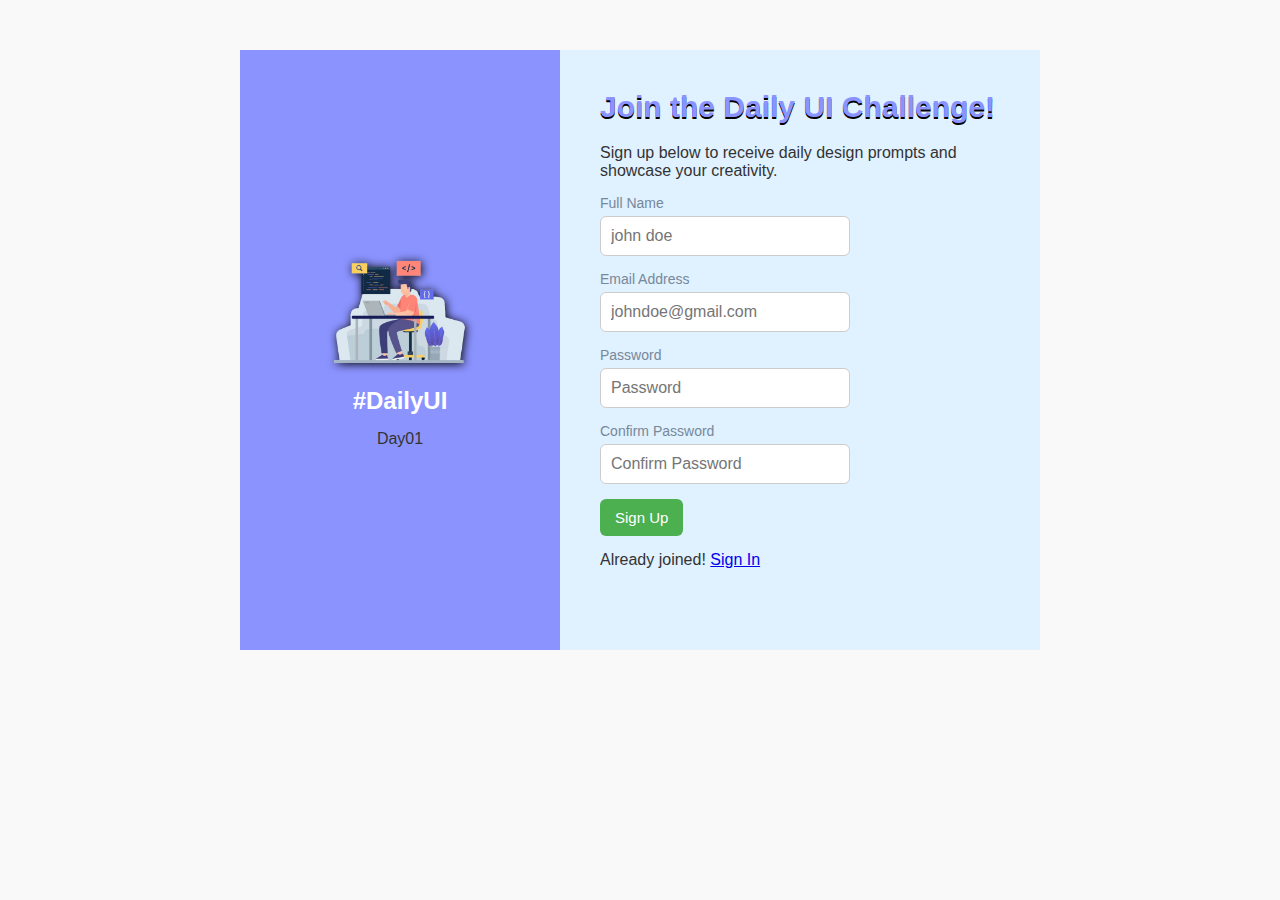
<file: Day01/index.html>
<!DOCTYPE html>
<html lang="en">

<head>
    <meta charset="UTF-8">
    <meta name="viewport" content="width=device-width, initial-scale=1.0">
    <title>Sign Up for Daily UI Challenge</title>
    <link rel="stylesheet" href="style.css">
</head>

<body>

    <div class="container">
        <div class="side-image">
            <img src="./images/5483080_2842680-removebg-preview.png" alt="logo of daily ui" width="150px">
            <h2>#DailyUI</h2>
            <p>Day01</p>
        </div>
        <div class="form-div">
            <h1>Join the Daily UI Challenge!</h1>
            <p>Sign up below to receive daily design prompts and showcase your creativity.</p>

            <form id="signupForm" onsubmit="return validateForm()">
                <label for="fullname">Full Name</label>
                <input type="text" placeholder="john doe" id="fullname" name="fullname" required>

                <label for="email">Email Address</label>
                <input type="email" placeholder="johndoe@gmail.com" id="email" name="email" required>

                <label for="password">Password</label>
                <input type="password" placeholder="Password" name="password" id="password" required>

                <label for="confirmPassword">Confirm Password</label>
                <input type="password" placeholder="Confirm Password" name="confirmPassword" id="confirmPassword"
                    required>

                <button type="submit">Sign Up</button>
            </form>
            <p>Already joined! <a href="#">Sign In</a></p>

        </div>

    </div>
    <script src="script.js"></script>
</body>

</html>
</file>
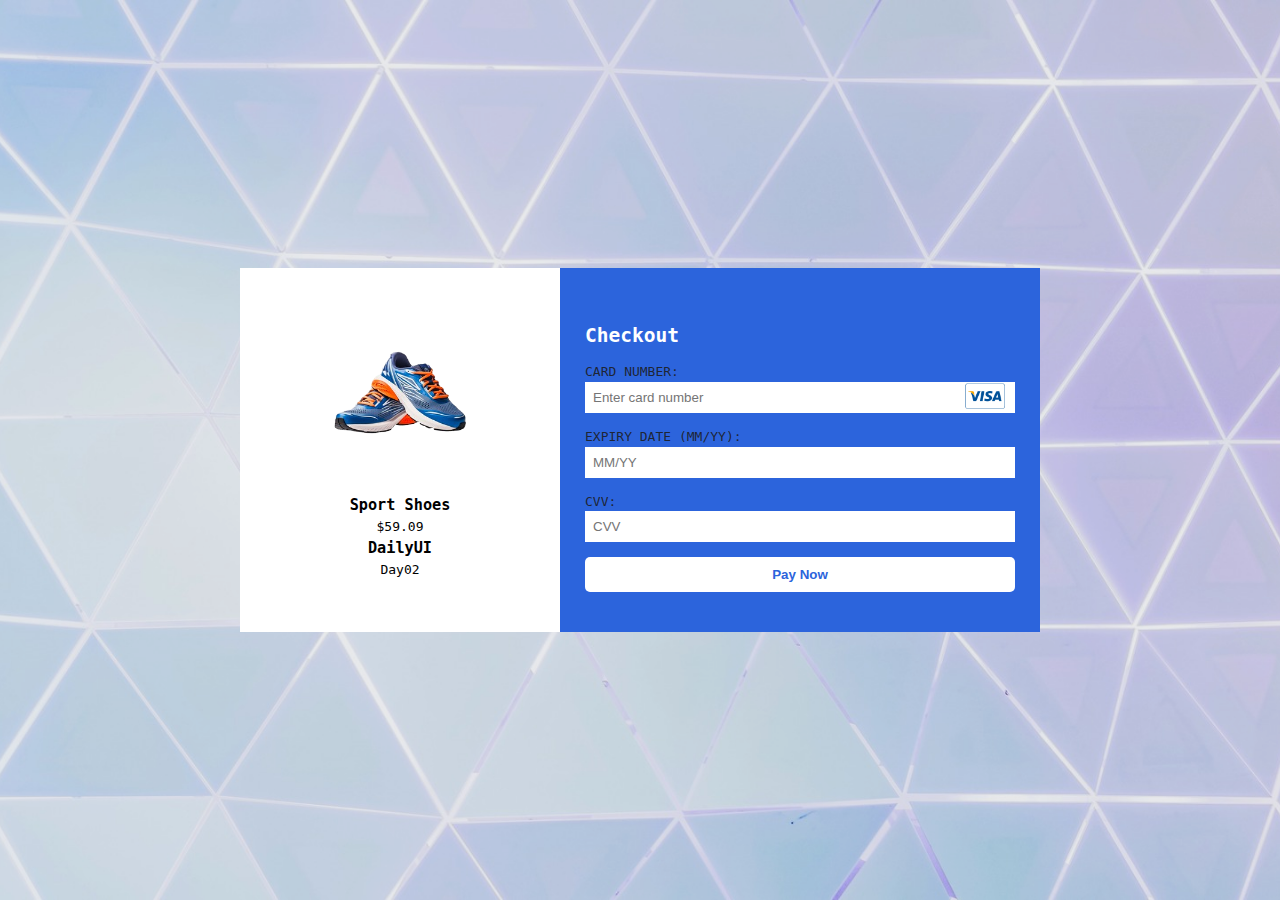
<file: Day02/index.html>
<!DOCTYPE html>
<html lang="en">

<head>
    <meta charset="UTF-8">
    <meta name="viewport" content="width=device-width, initial-scale=1.0">
    <title>CheckOut Form</title>
    <link rel="stylesheet" href="./style.css">
</head>

<body>
    <div class="container">
        <div class="checkout-product">
            <div class="price">
                <img src="./images/shoes-pair.png" alt="developer" width="180">
                <h3>Sport Shoes</h3>
                <p>$59.09</p>
                <h3>DailyUI</h3>
                <p>Day02</p>
            </div>

        </div>
        <div class="checkout-form">
            <h2>Checkout</h2>
            <form id="checkoutForm">
                <div class="input-container">
                    <label for="cardNumber">Card Number:</label>
                    <img src="./images/card.png" alt="devlopr" class="icon" width="50">
                    <input type="text" id="cardNumber" placeholder="Enter card number" maxlength="16" required>
                </div>

                <label for="expiryDate">Expiry Date (MM/YY):</label>
                <input type="text" id="expiryDate" placeholder="MM/YY" maxlength="5" required>
                <label for="cvv">CVV:</label>
                <input type="text" id="cvv" placeholder="CVV" maxlength="3" required>
                <button type="submit">Pay Now</button>
            </form>
            <div id="successMessage" style="display: none; color: green;">Payment Successful!</div>
        </div>
    </div>

    <script src="script.js"></script>
</body>

</html>
</file>
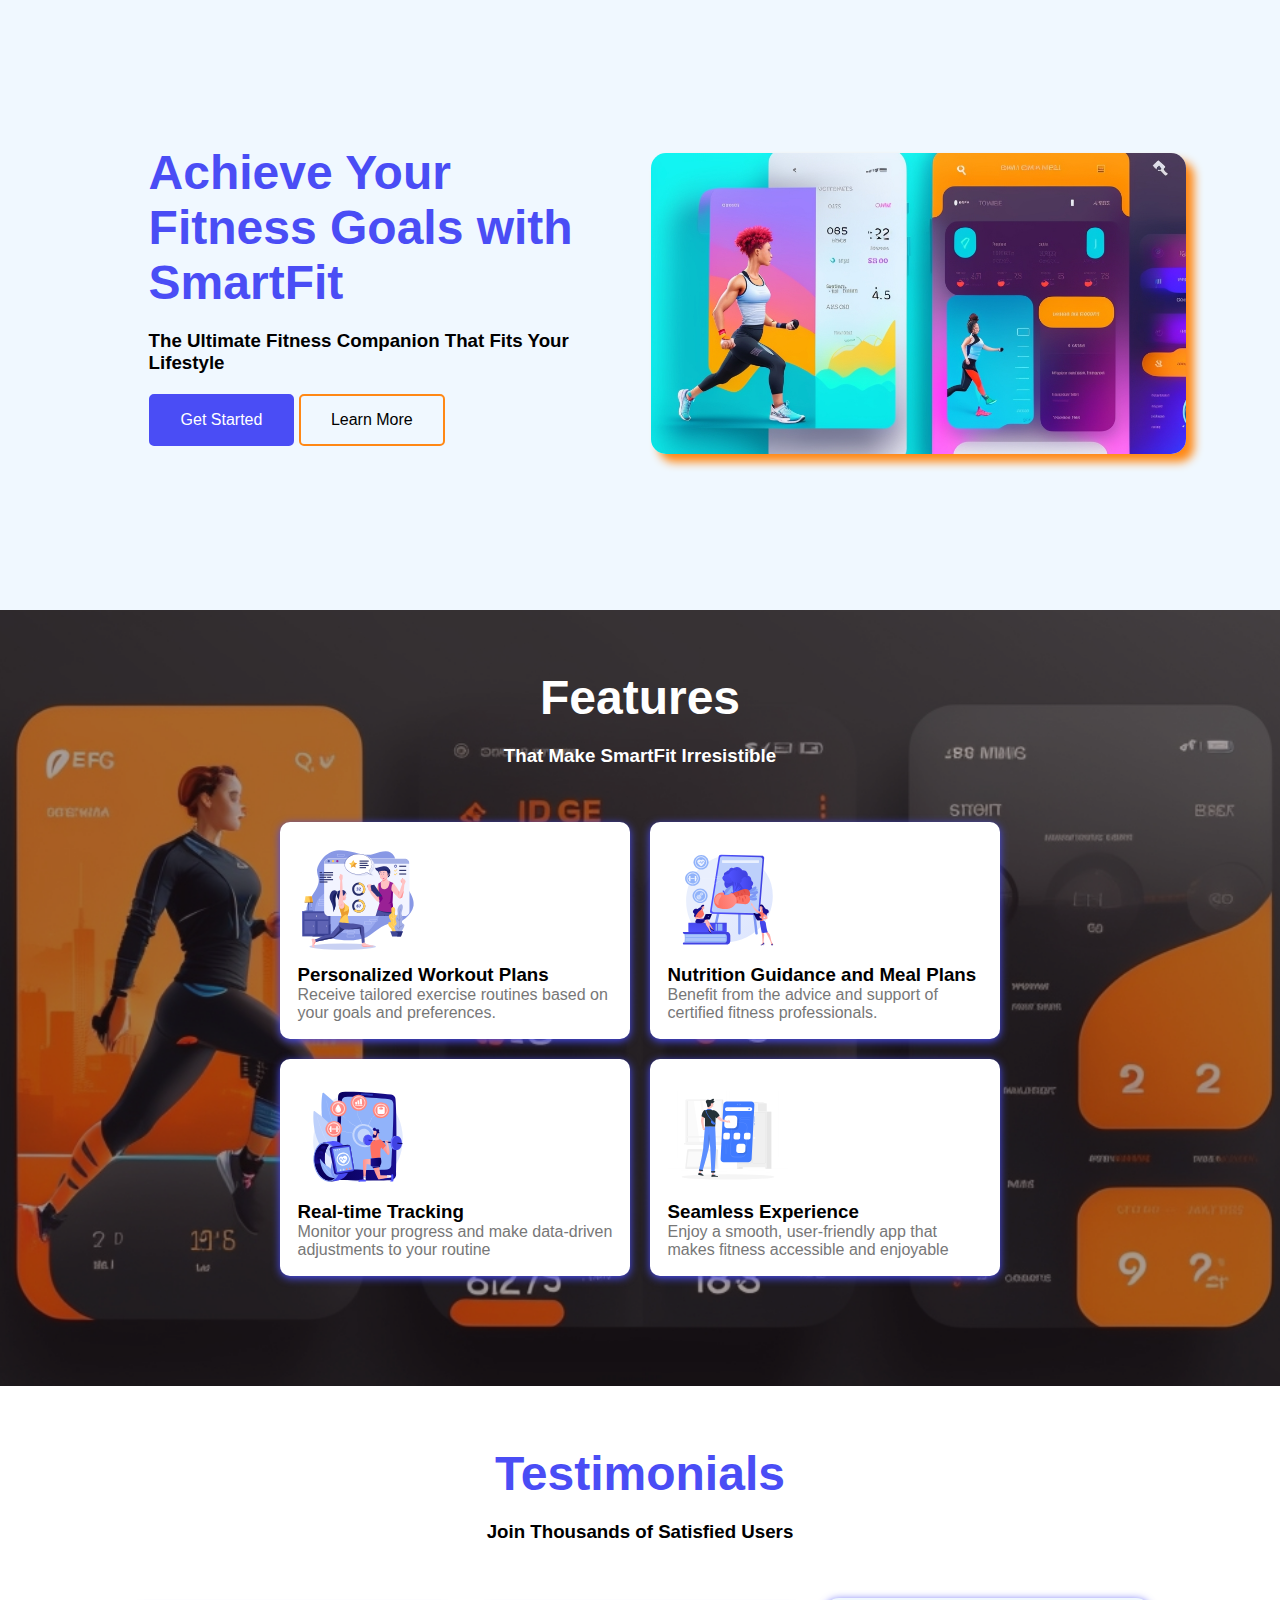
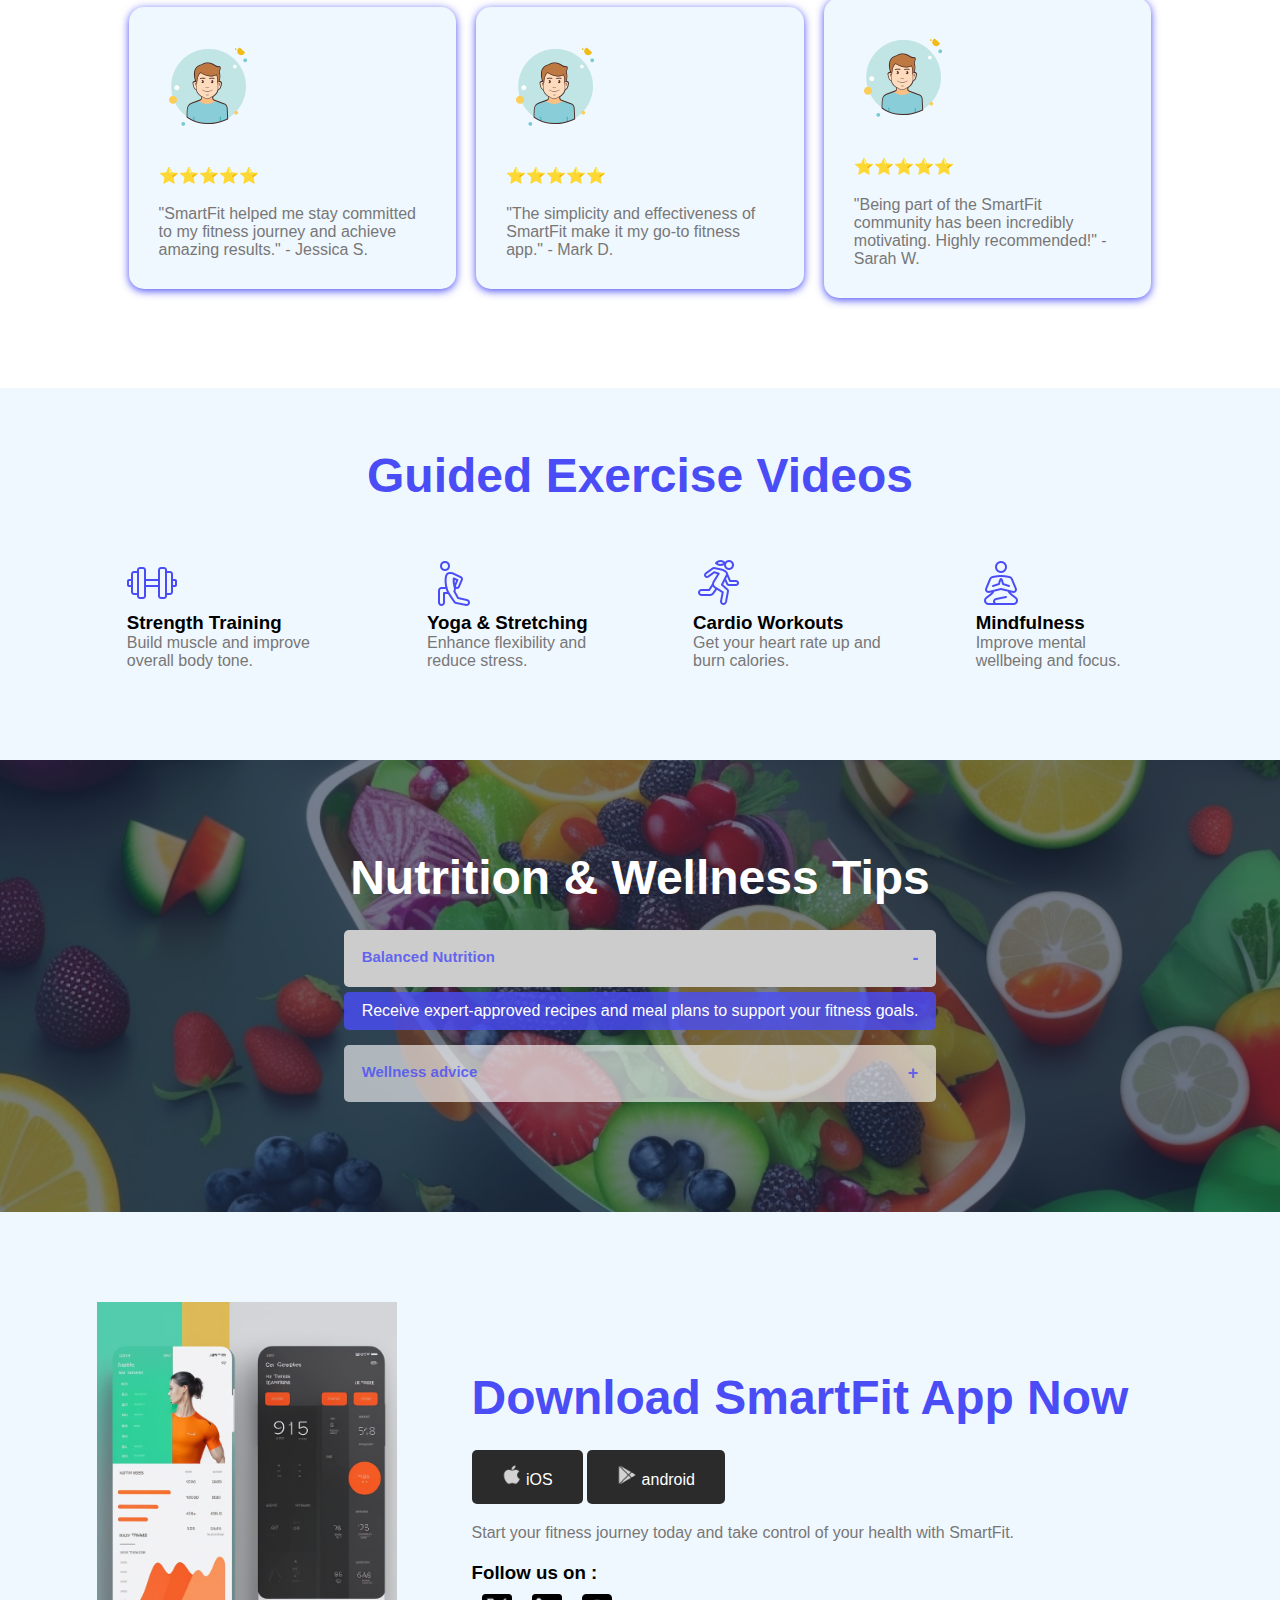
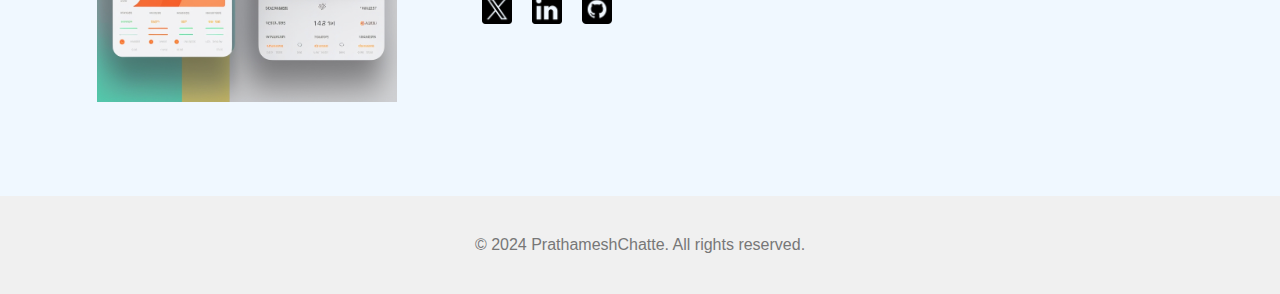
<file: Day03/index.html>
<!DOCTYPE html>
<html lang="en">

<head>
    <meta charset="UTF-8">
    <meta name="viewport" content="width=device-width, initial-scale=1.0">
    <title>SmartFit - Achieve Your Fitness Goals</title>
    <link rel="stylesheet" href="styles.css">
</head>

<body>
    <!-- HeroSection -->
    <section id="hero">
        <div class="container">
            <div class="col p-5">
                <h1>Achieve Your Fitness Goals with <span style="font-weight: 900;">SmartFit</span> </h1>
                <h3 class="mb-20">The Ultimate Fitness Companion That Fits Your Lifestyle</h3>
                <div class="buttons mb-20">
                    <a href="#cta"><button class="btn-primary"> Get Started</button></a>
                    <a href="#cta"><button class="btn-secondary">Learn More</button></a>
                </div>
            </div>
            <div class="col hero-img">
                <img src="./images/image (1).jpg" alt="SmartFit App Interface" width="" height="">
            </div>
        </div>
    </section>

    <!-- Features Section -->
    <section id="features">
        <div class="section-heading">
            <h2>Features</h2>
            <h3>That Make SmartFit Irresistible</h3>
        </div>
        <div class="container">

            <div class="d-flex">
                <div class="card p-5">
                    <img src="./images/7971279_3802444.svg" alt="workout-image" width="" height="">
                    <h3>Personalized Workout Plans</h3>
                    <p>Receive tailored exercise routines based on
                        your goals and preferences.</p>
                </div>
                <div class="card p-5">
                    <img src="./images/11663953_20944731.svg" alt="workout-tracking-image" width="" height="">
                    <h3>Real-time Tracking</h3>
                    <p>Monitor your progress and make data-driven
                        adjustments to your routine</p>
                </div>
            </div>
            <div class="d-flex">
                <div class="card p-5">
                    <img src="./images/12085864_20944353.svg" alt="Nutrition-Guidance-image" width="" height="">
                    <h3>Nutrition Guidance and Meal Plans</h3>
                    <p>Benefit from the advice and support of
                        certified fitness professionals.</p>
                </div>
                <div class="card p-5">
                    <img src="./images/7117948_3350436.svg" alt="user-using-app-image" width="" height="">
                    <h3>Seamless Experience</h3>
                    <p>Enjoy a smooth, user-friendly app that
                        makes fitness accessible and enjoyable</p>
                </div>
            </div>
    </section>

    <!-- Testimonials Section -->
    <section id="testimonials">
        <div class="section-heading">
            <h2>Testimonials</h2>
            <h3>Join Thousands of Satisfied Users</h3>
        </div>
        <div class="container">
            <div class="testimonial">
                <img src="./images/icons8-user-100.png" alt="user 1" width="" height="">
                <p class="mb-20">⭐⭐⭐⭐⭐</p>
                <p>"SmartFit helped me stay committed to my fitness journey and achieve amazing results." - Jessica S.
                </p>
            </div>
            <div class="testimonial">
                <img src="./images/icons8-user-100.png" alt="user 2" width="" height="">
                <p class="mb-20">⭐⭐⭐⭐⭐</p>
                <p>"The simplicity and effectiveness of SmartFit make it my go-to fitness app." - Mark D.</p>
            </div>
            <div class="testimonial">
                <img src="./images/icons8-user-100.png" alt="user 3" width="" height="">
                <p class="mb-20">⭐⭐⭐⭐⭐</p>
                <p>"Being part of the SmartFit community has been incredibly motivating. Highly recommended!" - Sarah W.
                </p>
            </div>
        </div>
    </section>
    <!--Guided- Exercise-->
    <section id="exercise">
        <div class="section-heading">
            <h2>Guided Exercise Videos</h2>
        </div>
        <div class="container">
            <div class="px-3 w-45">
                <img src="./images/icons8-workout-50.png" alt="" width="50" height="50">
                <h3>Strength Training</h3>
                <p>Build muscle and
                    improve overall body
                    tone.</p>
            </div>
            <div class="px-3 w-45">
                <img src="./images/icons8-stretching-50.png" alt="" width="50" height="50">
                <h3>Yoga & Stretching</h3>
                <p>Enhance flexibility and
                    reduce stress.</p>
            </div>
            <div class="px-3 w-45">
                <img src="./images/icons8-woman-athlete-50.png" alt="" width="50" height="50">
                <h3>Cardio Workouts</h3>
                <p>Get your heart rate up
                    and burn calories.</p>
            </div>
            <div class="px-3 w-45">
                <img src="./images/icons8-meditate-50.png" alt="" width="50" height="50">
                <h3>Mindfulness</h3>
                <p>Improve mental wellbeing and focus.</p>
            </div>
        </div>
    </section>
    <!--Nutrition and Wellness-->
    <section id="nutrition">

        <div class="container">
            <div class="container-wrapper px-3">
                <div class="section-heading">
                    <h2>
                        Nutrition & Wellness Tips
                    </h2>
                </div>
                <div>
                    <button class="accordian active">Balanced Nutrition <span class="icon">+</span></button>
                    <div class="panel">
                        <p>Receive expert-approved recipes and meal plans to support your fitness goals. </p>
                    </div>
                </div>

                <div>
                    <button class="accordian">Wellness advice <span class="icon">+</span></button>
                    <div class="panel">
                        <ul>
                            <li>Smartness management techniques</li>
                            <li>Sleep hygiene guidelines</li>
                            <li>Mindfulness practices</li>
                        </ul>
                    </div>
                </div>
            </div>
        </div>
    </section>
    <!-- Call-to-Action Section -->
    <section id="cta">
        <div class="container">
            <div class="side-img p-4">
                <img src="./images/image (3).jpg" alt="" width="300" height="">
            </div>
            <div class="cta-buttons p-5">
                <div class="section-heading">
                    <h2>Download <span style="font-weight: 900;">SmartFit</span> App Now</h2>
                </div>
                <div class="buttons mb-20">
                    <button class="btn-cta">
                        <a href="https://www.appstore.com/" class="app-store-button"><img
                                src="./images/icons8-apple-100.png" alt="app-store-image" width="20" height="20">
                            iOS</a>
                    </button>
                    <button class="btn-cta">
                        <a href="https://play.google.com/store/apps/" class="play-store-button"><img
                                src="./images/icons8-play-store-100.png" alt="google-store-image" width="20"
                                height="20"> android</a>
                    </button>
                </div>
                <p class="mb-20">Start your fitness journey today and take control of your health with
                    SmartFit.</p>
                <div class="social-media">
                    <h3>Follow us on :</h3>
                    <ul>
                        <li><a href="https://twitter.com/prathamesh0106" target="_blank"> <img src="./images/twitter.png" alt="twitter-logo" width="30" height="30px"></a></li>
                        <li><a href="https://www.linkedin.com/in/prathamesh-chatte-5523b71bb " target="_blank"> <img src="./images/linkedin-logo.png" alt="linkedin-logo" width="30" height="30px"></a></li>
                        <li><a href="https://github.com/PrathameshChatte" target="_blank"> <img src="./images/github (1).png" alt="github-logo"  width="30" height="30px"></a></li>
                    </ul>
                </div>
            </div>

        </div>
    </section>

    <!-- Footer Section -->
    <footer>
        <div class="container">
            <p>© 2024 PrathameshChatte. All rights reserved.</p>
        </div>
    </footer>
    <script src="./script.js"></script>
</body>

</html>
</file>
<file: Day01/style.css>
* {
    padding: 0;
    margin: 0;
    box-sizing: border-box;
}

body {
    font-family: 'Roboto', sans-serif;
    background-color: #f4f4f48f;
    color: #333333;
    margin: 0;
    padding: 0;
}

.container {
    /* max-width: 800px; */
    width: 800px;
    height: 600px;
    margin: 50px auto;
    border-radius: 8px;
    display: grid;
    grid-template-columns: 1fr 1.5fr;

}

.side-image,
.form-div {
    padding: 40px;
}

.side-image {
    background-color: #8B93FF;
    display: flex;
    flex-direction: column;
    justify-content: center;
    align-items: center;
}

.side-image img {
    filter: drop-shadow(1px 1px 5px rgb(0, 0, 0));

}

.side-image h2 {
    color: white;
}

.form-div {
    background-color: #e0f1ff;
}

h1 {
    font-family: 'Montserrat', sans-serif;
    font-size: 30px;
    margin-bottom: 20px;
    color: #8B93FF;
    text-shadow: 0px 2px black;
}

p {
    font-size: 16px;
    margin: 15px 0;
}

form {
    display: flex;
    flex-direction: column;
    align-items: flex-start;
}

label {
    font-size: 14px;
    margin-bottom: 5px;
    color: lightslategray;
}

input {
    padding: 10px;
    width: 250px;
    margin-bottom: 15px;
    border: 1px solid #ccc;
    border-radius: 6px;
    font-size: 16px;
}

button {
    padding: 10px 15px;
    background-color: #4CAF50;
    color: #FFFFFF;
    border: none;
    border-radius: 6px;
    font-size: 15px;
    cursor: pointer;
}

button:hover {
    background-color: #388E3C;
}

/* Media Queries for Responsive Design */
@media only screen and (min-width: 580px) and (max-width: 780px) {
    .container {
        width: 90% !important;
        margin: 20px 30px;
    }

}

@media only screen and (max-width: 579px) {

    .container {
        display: block;
        width: 90%;
    }

    .side-image,
    .form-div {
        padding: 10px;
    }

}
</file>
<file: Day02/style.css>
* {

    box-sizing: border-box;
}

body {
    font-family: monospace;
    display: flex;
    justify-content: center;
    align-items: center;
    height: 100vh;
    margin: 0;
    background-image: url(./images/scott-webb-OxHPDs4WV8Y-unsplash\ \(1\).jpg);
    background-position: center;
    background-repeat: no-repeat;
    background-size: cover;

}

body::before {
    content: '';
    position: absolute;
    top: 0;
    left: 0;
    width: 100%;
    height: 100%;
    background-color: rgba(27, 40, 65, 0.1);
}

h2 {
    color: rgb(255, 255, 255);
}

.container {
    width: 800px;
    border: none;
    border-radius: 5px;
    display: grid;
    grid-template-columns: 1fr 1.5fr;
    z-index: 999;

}

.input-container {
    position: relative;
}

.icon {
    width: 40px;
    height: 40px;
    margin-right: 10px;
    position: absolute;
    top: 13px;
    right: 0;
}

.checkout-product,
.checkout-form {
    padding: 40px 25px;
}

.checkout-product {
    background-color: #ffffff;
    text-align: center;
    color: black;
    text-transform: capitalize;

}

.checkout-product * {
    margin: 0 0 5px 0;
}

.checkout-form {
    background-color: #2C64DC;

}

label {
    color: #1d1c1ce6;
    text-transform: uppercase;
    line-height: 1.45;
}

input {
    width: 100%;
    padding: 8px;
    margin-bottom: 15px;
    border: none;
    outline: none;
}

button {
    width: 100%;
    padding: 10px;
    font-weight: 600;
    background-color: #ffffff;
    color: #2C64DC;
    border: none;
    border-radius: 5px;
    cursor: pointer;
}

button:hover {
    background-color: #4aa2ff;
    color: white;
}

@media only screen and (max-width: 980px) and (min-width: 780px) {
    .container {
        width: 90% !important;
        /* grid-template-columns: 1fr 1fr; */

    }

}
@media only screen and (max-width: 779px) and (min-width: 580px) {
    .container {
        width: 90% !important;
        /* grid-template-columns: 1fr 1fr; */

    }

}
@media only screen and (max-width: 579px)  {
    .container {
        width: 80% !important;
        /* grid-template-columns: 1fr 1fr; */
        display: block;

    }
    body{
        height: unset;
        padding: 40px;
    }

}
</file>
<file: Day03/styles.css>
* {
    padding: 0;
    margin: 0;
    box-sizing: border-box;
}

body {
    font-family: 'Open Sans', sans-serif;
    margin: 0;
    padding: 0;
    /* background-color: #f8f8f8; */
    background-color: aliceblue;
}

section {
    padding: 60px 0;
}

h1,
h2 {
    margin-bottom: 20px;
    font-family: 'Helvatica', sans-serif;
    color: #4A4DF5;
}

h1 {
    font-size: 48PX;
}

h2 {
    font-size: 1.5em;
}

p {
    color: #777777;
}

.mb-20 {
    margin-bottom: 20px;
}

.p-5 {
    padding: 5%;
}

.px-3 {
    padding-left: 3%;
    padding-right: 3%;
}

.container {
    width: 90%;
    margin: 0 auto;
    display: flex;
    justify-content: center;
    align-items: center;
    padding: 30px;
    gap: 20px;
}

.col {
    width: 50%;
}

.hero-img img {
    width: 100%;
    box-shadow: 8px 8px 10px #FF8815;
    border-radius: 15px;
}

.section-heading {
    text-align: center;
    margin-bottom: 25px;
}

.section-heading h2 {
    font-size: 48px;
}

/*Feature section*/
#features {
    background-image: url(./images/image.jpg);
    background-position: center;
    background-repeat: no-repeat;
    background-size: cover;
    position: relative;
    /* height: 70vh; */
}

#features::before {
    content: '';
    position: absolute;
    top: 0;
    left: 0;
    width: 100%;
    height: 100%;
    background-color: rgba(40, 20, 20, 0.4);
}

#features h2,
#features .section-heading {
    color: white;

}

#features * {
    z-index: 99;
    position: relative;
}

.card {
    background-color: rgb(255, 255, 255);
    width: 350px;
    margin: 0 auto 20px;
    border-radius: 10px;
    box-shadow: 0px 2px 8px #4A4DF5;
}

.card img {
    width: 120px;
    height: 120px;
    /* float: left;
    margin-right: 15px; */
}

.card:hover {
    /* background-color:; */
    transform: rotate(2deg) scale(1.02);
    box-shadow: 0px 2px 8px #FF8815;

}

/*Testimonial css*/
#testimonials {
    background-color: white;
}

.testimonial {
    background-color: aliceblue;
    padding: 30px;
    /* text-align: center; */
    border-radius: 15px;
    width: 30%;
    box-shadow: 0px 2px 8px #4A4DF5;
}

.testimonial img {
    border-radius: 50%;
    width: 100px;
    height: 100px;
    margin-bottom: 25px;
}

/*Nutrition css*/
#nutrition {
    background-image: url(./images/image\ \(4\).jpg);
    background-position: center;
    background-repeat: no-repeat;
    background-size: cover;
    position: relative;
    /* height: 70vh; */
}

#nutrition::before {
    content: '';
    position: absolute;
    top: 0;
    left: 0;
    width: 100%;
    height: 100%;
    background-color: rgba(27, 40, 65, 0.6);
}

#nutrition * {
    color: white;
    z-index: 99 !important;
}

#nutrition h3 {
    font-size: 28px;
}

.accordian {
    background-color: #ffffff9e;
    color: #4a4df5cf !important;
    cursor: pointer;
    padding: 18px;
    width: 100%;
    border: none;
    text-align: left;
    outline: none;
    font-size: 15px;
    transition: 0.4s;
    margin-bottom: 20px;
    font-weight: 600;
}

.active .panel {
    display: block;
}

.active,
.accordian:hover {
    background-color: #ccc;
}

.panel {
    padding: 10px 18px;
    display: none;
    background-color: #4a4df5cf;
    /* overflow: hidden; */
    margin-top: -15px;
    margin-bottom: 15px;
    border-radius: 5px;
}

.panel ul {
    padding: 10px 15px;
}

.icon {
    color: #4a4df5cf !important;
    font-size: 18px;
    float: right;
    font-weight: 600;
}

/*Call-to-action css*/
.cta {
    text-align: center;
    padding: 40px;
}

.social-media ul {
    display: flex;
    list-style: none;
}

.social-media ul li {
    padding: 10px;
}

#cta .section-heading h2 {
    text-align: left;
}

button {
    /* color: white; */
    padding: 15px 30px;
    font-size: 1em;
    border: none;
    border-radius: 5px;
    cursor: pointer;
}

button a {
    color: white;
    text-decoration: none;
    /* text-transform: uppercase; */
}

.btn-primary {
    background-color: #4A4DF5;
    color: white;
    border: 2px solid #4A4DF5 ;

}

.btn-primary:hover{
    border: 2px solid #4A4DF5 ;
    background-color: transparent;
    color: #4A4DF5;
}


.btn-secondary {
    background-color: transparent;
    border: 2px solid #FF8815;
}
.btn-secondary:hover{
    color:#4A4DF5;
    border: 2px solid #4A4DF5;
}

.btn-cta {
    background-color: rgb(43, 43, 43);
}

.btn-cta:hover {
    background-color: #3e8e41;
}

footer {
    background-color: #f0f0f0;
    padding: 10px;
    text-align: center;
}

@media only screen and (max-width:980px) and (min-width:780px) {
    h1 {
        font-size: 40px;
    }

    h2 {
        font-size: 35px;
    }

    .p-5 {
        padding: 4%;
    }

    .section-heading h2 {
        font-size: 38px;
    }

    button {
        padding: 15px 20px;
    }
}

@media only screen and (max-width:779px) and (min-width:500px) {
    h1 {
        font-size: 36px;
    }

    h2 {
        font-size: 28px;
    }

    .p-4,
    .p-5 {
        padding: 4%;
    }

    .section-heading h2 {
        font-size: 28px;
        /* text-align: left; */
    }

    button {
        padding: 15px 20px;
    }

    .container {
        /* flex-direction: column; */
        flex-wrap: wrap;
    }

    .col {
        width: 100%;
    }

    .card {
        width: 50%;
    }

    .d-flex {
        display: flex;
        gap: 20px;
    }

    .testimonial {
        width: 45%;
        text-align: center;
    }

    .w-45 {
        width: 45%;
    }

    #cta .side-img img {
        width: 60%;
    }
}

@media only screen and (max-width:499px) {
    .container {
        display: block;
        padding: 20px;
        width: 100%;
    }

    h1 {
        font-size: 30px;
    }

    .section-heading h2,
    h2 {
        font-size: 28px;
    }

    .col {
        width: 100%;
    }

    .testimonial {
        width: 100%;
        margin-bottom: 25px;
    }

    .w-45 {
        width: 100%;
    }

    .p-4,
    .px-3 {
        padding: 5%;
    }

    .side-img img {
        width: 80%;
        margin: 0 auto;
    }

    .side-img {
        width: 100%;
        text-align: center;
    }

    .cta-buttons {
        text-align: center;
        margin: 0 auto;
    }

    .social-media ul {
        justify-content: center;
    }

    #cta .section-heading h2 {
        text-align: center;
    }

    .card {
        width: 100%;
    }

    button {
        padding: 10px 15px;
    }

    #nutrition::before { 
        height: unset;
    }
  
}
</file>
